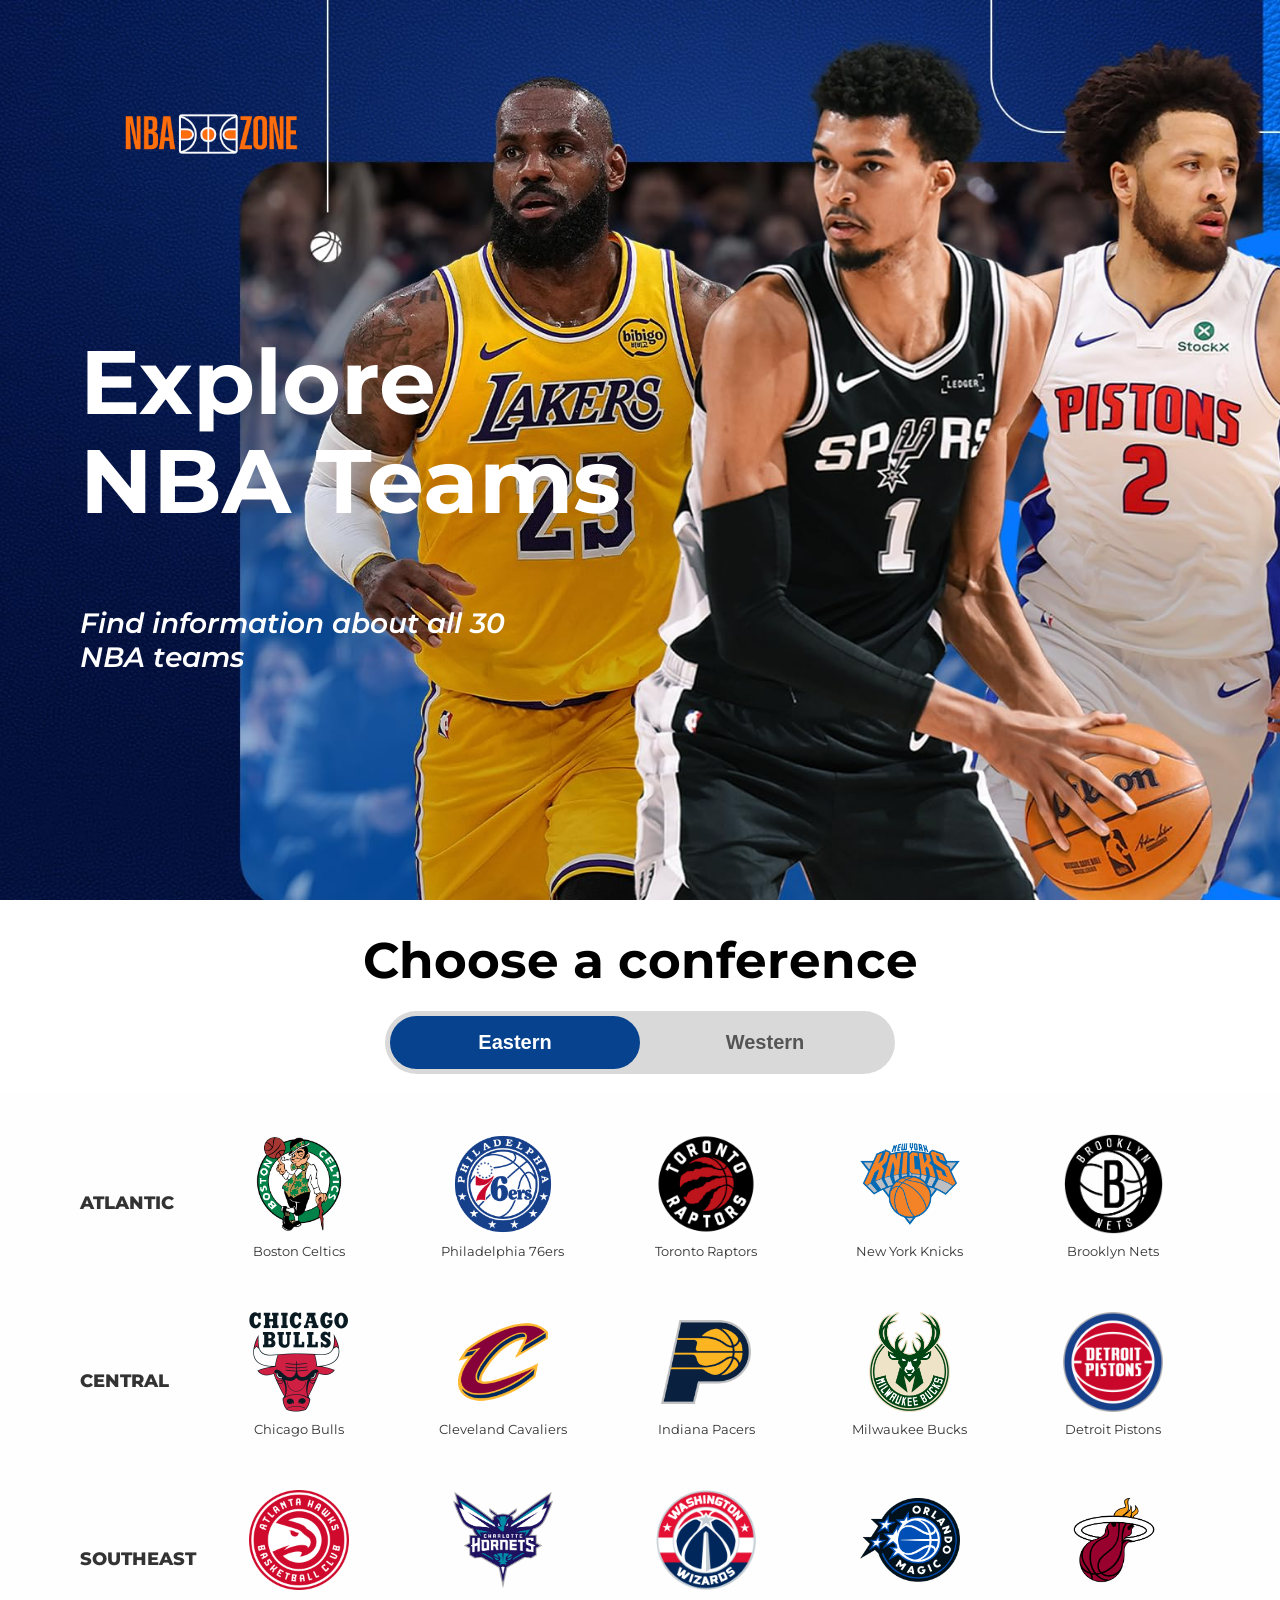
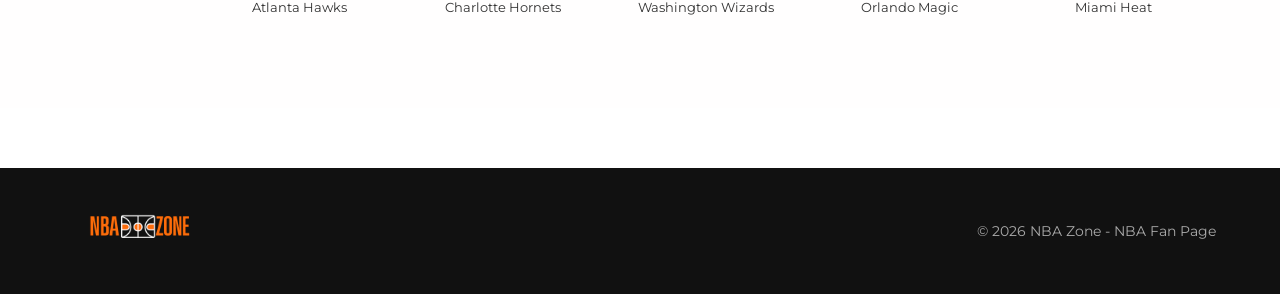
<file: NBA-Web-main/index.html>
﻿<!DOCTYPE html>
<html lang="cs">
<head>
    <meta charset="UTF-8">
    <title>NBA Zone</title>
    <link rel="stylesheet" href="style.css">
    <link rel="stylesheet" href="https://fonts.googleapis.com/css2?family=Montserrat:wght:@400;700display=swap" rel="stylesheet">
    <link rel="stylesheet" href="https://fonts.googleapis.com/css2?family=Montserrat:ital,wght@0,400;0,700;1,400;1,700&display=swap" rel="stylesheet">
        <link rel="icon" type="images/png" href="images/others/mini_logo.png">

</head>
<body>
    <section class="hero">
        <img src="images/others/NBA-Hero.jpeg" alt="NBA Players" class="hero-bg">

        <div class="overlay"></div>

        <div class="hero-content">
        <div class="box">
            <img src="images/others/logo.png" alt="NBA Zone logo" class="main-logo">
        </div>
            <h1>
            Explore <br>
            NBA Teams
            </h1>
            <p>Find information about all 30 <br> NBA teams</p>

        </div>
    </section>
<section class="conferences">
    <h2>Choose a conference</h2>
<div class="conference-switch">
    <div class="slider"></div>

    <button class="conf-btn east active">Eastern</button>
    <button class="conf-btn west">Western</button>
</div>
</section>

<section class="teams">

    <!-- EAST -->
    <div class="teams-content east-teams active">

        <!-- ATLANTIC -->
        <div class="division">
            <h3>ATLANTIC</h3>
            <div class="team-grid">
                <div class="team"><img src="images/teams/celtics/logo.png"><p>Boston Celtics</p></div>
                <div class="team"><img src="images/teams/sixers/logo.png"><p>Philadelphia 76ers</p></div>
                <div class="team"><img src="images/teams/raptors/logo.png"><p>Toronto Raptors</p></div>
                <div class="team"><img src="images/teams/knicks/logo.png"><p>New York Knicks</p></div>
                <div class="team"><img src="images/teams/nets/logo.png"><p>Brooklyn Nets</p></div>
            </div>
        </div>

        <!-- CENTRAL -->
        <div class="division">
            <h3>CENTRAL</h3>
            <div class="team-grid">
                <div class="team"><img src="images/teams/bulls/logo.png"><p >Chicago Bulls</p></div>
                <div class="team"><img src="images/teams/cavs/logo.png"><p>Cleveland Cavaliers</p></div>
                <div class="team"><img src="images/teams/pacers/logo.png"><p>Indiana Pacers</p></div>
                <div class="team"><img src="images/teams/bucks/logo.png"><p>Milwaukee Bucks</p></div>
                <div class="team"><img src="images/teams/pistons/logo.png"><p>Detroit Pistons</p></div>
            </div>
        </div>

        <!-- SOUTHEAST -->
        <div class="division">
            <h3>SOUTHEAST</h3>
            <div class="team-grid">
                 <div class="team"><img src="images/teams/hawks/logo.png"><p>Atlanta Hawks</p></div>
                <div class="team"><img src="images/teams/hornets/logo.png"><p>Charlotte Hornets</p></div>
                <div class="team"><img src="images/teams/wizards/logo.png"><p>Washington Wizards</p></div>
                <div class="team"><img src="images/teams/magic/logo.png"><p>Orlando Magic</p></div>
                <div class="team"><img src="images/teams/heat/logo.png"><p>Miami Heat</p></div>
            </div>
        </div>

    </div>


    <!-- WEST -->
    <div class="teams-content west-teams">

        <!-- NORTHWEST -->
        <div class="division">
            <h3>NORTHWEST</h3>
            <div class="team-grid">
                <div class="team"><img src="images/teams/nuggets/logo.png"><p>Denver Nuggets</p></div>
                <div class="team"><img src="images/teams/timberwolves/logo.png"><p>Minnesota Timberwolves</p></div>
                <div class="team"><img src="images/teams/thunder/logo.png"><p>Oklahoma City Thunder</p></div>
                <div class="team"><img src="images/teams/blazers/logo.png"><p>Portland Trail Blazers</p></div>
                <div class="team"><img src="images/teams/jazz/logo.png"><p>Utah Jazz</p></div>
            </div>
        </div>

        <!-- PACIFIC -->
        <div class="division">
            <h3>PACIFIC</h3>
            <div class="team-grid">
                <div class="team"><img src="images/teams/kings/logo.png"><p>Sacramento Kings</p></div>
                <div class="team"><img src="images/teams/clippers/logo.png"><p>LA Clippers</p></div>
                <div class="team"><img src="images/teams/warriors/logo.png"><p>Golden State Warriors</p></div>
                <div class="team"><img src="images/teams/suns/logo.png"><p>Phoenix Suns</p></div>
                <div class="team"><img src="images/teams/lakers/logo.png"><p>Los Angeles Lakers</p></div>
            </div>
        </div>

        <!-- SOUTHWEST -->
        <div class="division">
            <h3>SOUTHWEST</h3>
            <div class="team-grid">
                <div class="team"><img src="images/teams/mavs/logo.png"><p>Dallas Mavericks</p></div>
                <div class="team"><img src="images/teams/rockets/logo.png"><p>Houston Rockets</p></div>
                <div class="team"><img src="images/teams/grizzlies/logo.png"><p>Memphis Grizzlies</p></div>
                <div class="team"><img src="images/teams/pelicans/logo.png"><p>New Orleans Pelicans</p></div>
                <div class="team"><img src="images/teams/spurs/logo.png"><p>San Antonio Spurs</p></div>
            </div>
        </div>

    </div>

</section>
<footer class="footer">
    <div class="footer-content">

        <img src="images/others/logo.png" alt="NBA Zone Logo" class="footer-logo">

        <p class="footer-text">
            &copy; 2026 NBA Zone - NBA Fan Page
        </p>
    </div>
</footer>
<script src="script.js"></script>
</body>

</html>
</file>
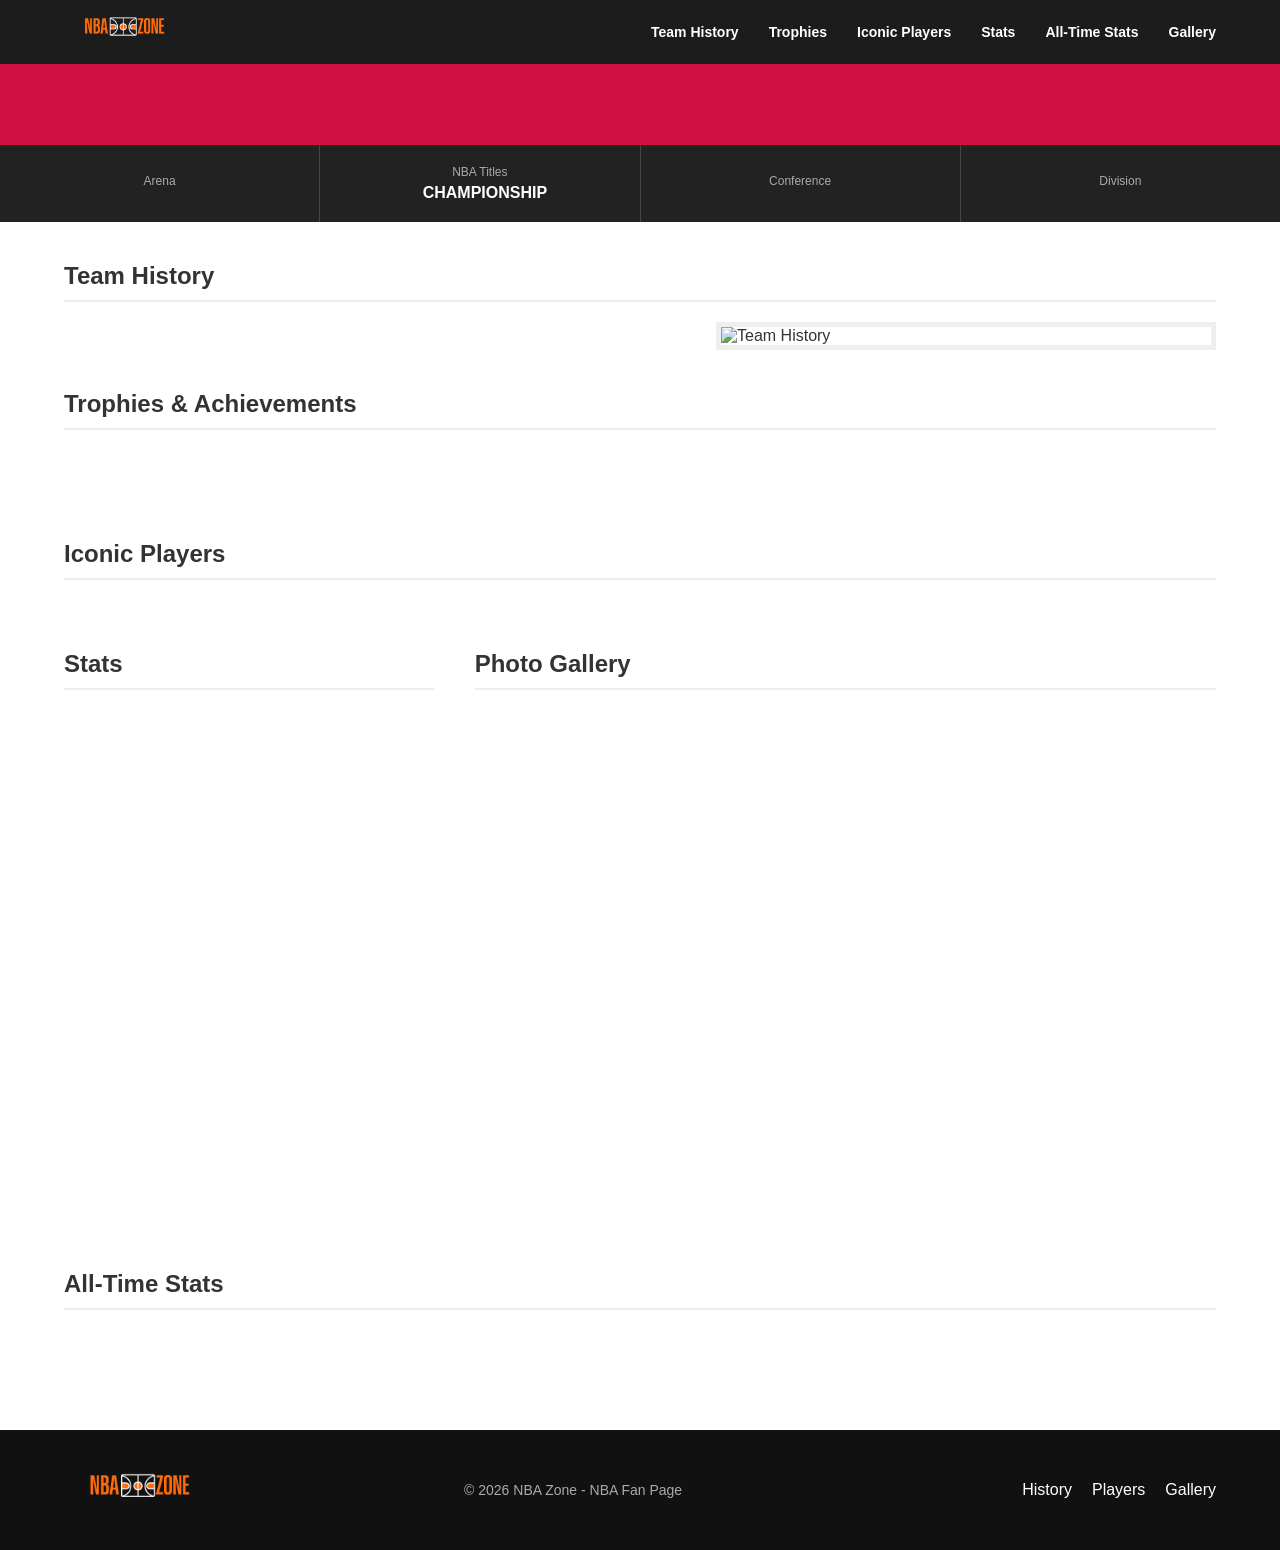
<file: NBA-Web-main/team.html>
﻿<!DOCTYPE html>
<html lang="cs">
<head>
    <meta charset="UTF-8">
    <meta name="viewport" content="width=device-width, initial-scale=1.0">
    <title>NBA Team</title>
    <script src="teams.js"></script>
    <link rel="stylesheet" href="team.css">
    <link rel="icon" type="images/png" href="images/others/mini_logo.png">
</head>

<body>
<div class="main-wrapper">
    <nav class="top-nav">
        <a href="index.html" class="logo-link">
            <img src="images/others/logo.png" alt="main-logo" class="nav-logo">
        </a>
        <div class="nav-links">
            <a href="#history">Team History</a>
            <a href="#trophies">Trophies</a>
            <a href="#players">Iconic Players</a>
            <a href="#stats">Stats</a>
            <a href="#all-time-stats">All-Time Stats</a>
            <a href="#gallery">Gallery</a>
        </div>
    </nav>

    <header class="hero">
        <img class="logo" alt="">
        <div class="hero-text">
            <h1 class="team-name"></h1>
            <p class="team-subtitle"></p>
        </div>
    </header>

    <div class="info-bar">
        <div class="info-item">
            <span class="label">Arena</span>
            <span class="value arena"></span>
        </div>
        <div class="info-item titles-item">
            <span class="label">NBA Titles</span>
            <div>
                <span class="number championships"></span>
                <span class="value">CHAMPIONSHIP</span>
            </div>
        </div>
        <div class="info-item">
            <span class="label">Conference</span>
            <span class="value conference"></span>
        </div>
        <div class="info-item">
            <span class="label">Division</span>
            <span class="value division"></span>
        </div>
    </div>

    <main class="container">
        <section id="history" class="history-section">
            <h2>Team History</h2>
            <div class="history-content">
                <p class="history-text"></p>
                <img class="history-image" alt="Team History">
            </div>
        </section>

        <section id="trophies" class="trophies-section">
            <h2>Trophies & Achievements</h2>
            <div class="trophies-content"></div>
        </section>

        <section id="players" class="players-section">
            <h2>Iconic Players</h2>
            <div class="players-grid"></div>
        </section>

        <div class="stats-gallery-layout">
            <section id="stats" class="stats-section">
                <h2>Stats</h2>
                <div class="stats-list"></div>
            </section>

            <section id="gallery" class="gallery-section">
                <h2>Photo Gallery</h2>
                <div class="gallery-grid"></div>
            </section>
        </div>

        <section id="all-time-stats" class="all-time-section">
            <h2>All-Time Stats</h2>
            <div class="all-time-table"></div>
        </section>
    </main>
</div>

<footer class="footer">
    <div class="footer-content">
        <img src="images/others/logo.png" alt="NBA Zone Logo" class="footer-logo">
        <p class="footer-text">&copy; 2026 NBA Zone - NBA Fan Page</p>

        <div class="footer-links">
            <a href="#history">History</a>
            <a href="#players">Players</a>
            <a href="#gallery">Gallery</a>
        </div>
    </div>
</footer>

<script src="team-page.js"></script>
</body>
</html>
</file>
<file: NBA-Web-main/style.css>
:root {
  --logo-color: #FF5500;
}

body {
    margin: 0;
    font-family: 'Montserrat', sans-serif;
}

/* HERO  */

.hero {
    position: relative;
    height: 100vh;
    overflow: hidden;
    color: white;
}

.hero-bg {
    position: absolute;
    top: 0;
    left: 0;
    width: 100%;
    height: 100%;
    object-fit: cover;
}

.hero-content {
    position: relative;
    z-index: 2;
    padding: 80px;
    max-width: 700px;
}

.box {
    color: var(--logo-color);
    display: flex;
    align-items: center;
    gap: 15px;
    
}

.box img {
    width: 60px;
}

.box .main-logo {
    width: 260px;
    max-width: 100%;
    transform: translateY(-25px);
}

.box h2 {
    font-size: 28px;
    font-weight: 800;
}


.hero h1 {
    font-size: 90px;
    line-height: 1.1;
    margin-top: 80px;
    font-weight: 700;
}


.hero p {
    margin: 30px 0;
    font-size: 28px;
    font-weight: 600;
    font-style: italic;
}

/* search */
.search-box {
    display: flex;
    align-items: center;
    background: rgba(255,255,255,0.15);
    padding: 12px 18px;
    border-radius: 25px;
    width: 260px;
    box-shadow: 0 10px 30px rgba(0,0,0,0.3);
}

.search-box input {
    border: none;
    background: transparent;
    outline: none;
    color: white;
    flex: 1;
}

.search-box img {
    max-width: 20px;
    filter: invert(1);
}

/*  CONFERENCE */

.conferences h2 {
    text-align: center;
    font-weight: 700;
    font-size: 50px;
    margin: 30px 0 15px;
}

/* SWITCH */
.conference-switch {
    position: relative;
    display: flex;
    background: #d9d9d9;
    border-radius: 50px;
    width: 500px;
    margin: 20px auto;
    padding: 5px;
}

/* posuvný slider */
.slider {
    position: absolute;
    top: 5px;
    left: 5px;
    width: calc(50% - 5px);
    height: calc(100% - 10px);
    background: #06428e;
    border-radius: 50px;
    transition: 0.4s ease;
    z-index: 1;
}

/* když klikneš western */
.conference-switch.west-active .slider {
    transform: translateX(100%);
    background: #ce1141;
}

/* tlačítka */
.conf-btn {
    flex: 1;
    border: none;
    background: transparent;
    font-size: 20px;
    font-weight: 700;
    cursor: pointer;
    padding: 15px 0;
    border-radius: 50px;
    z-index: 2;
    color: #555;
    transition: 0.3s;
}

/* aktivní text */
.conf-btn.active {
    color: white;
}


/* TEAMS */

.teams {
    padding: 40px 80px;
    background: #fffefe;
}

/* přepínání EAST / WEST */
.teams-content {
    display: none;
    opacity: 0;
    transform: translateY(10px);
    transition: 0.3s;
}

.teams-content.active {
    display: block;
    opacity: 1;
    transform: translateY(0);
}

/* každá divize */
.division {
    display: flex;
    align-items: center;
    margin-bottom: 40px;
}

/* název divize */
.division h3 {
    width: 150px;
    font-size: 18px;
    font-weight: 800;
    color: #333;
}

/* grid týmů */
.team-grid {
    display: grid;
    grid-template-columns: repeat(5, 1fr);
    gap: 30px;
    width: 100%;
}

/* jeden tým */
.team {
    text-align: center;
    cursor: pointer;
    transition: 0.3s;
}

/* logo */
.team img {
    width: 100px;
    height: 100px;
    object-fit: contain;
}

/* název */
.team p {
    margin-top: 5px;
    font-size: 13px;
    color: #333;
}

/* hover efekt */
.team:hover {
    transform: translateY(-5px);
}

 /*  FOOTER  */

        .footer {
            background-color: #111;
            color: white;

            padding: 40px 5%;
            margin-top: 60px;
        }

        .footer-content {
            display: flex;
            justify-content: space-between;
            align-items: center;
            gap: 30px;
            flex-wrap: wrap;
        }

        .footer-logo {
            height: 40px;
            width: auto;
                transform: scale(2.5);
                transform-origin: left center;
        }

        .footer-text {
            color: #aaa;
            font-size: 14px;
             text-align: center;
        }

      

      




@media (max-width: 768px) {

    /* HERO */
    .hero {
        height: auto;
        padding-bottom: 30px;
    }

    .hero-content {
        padding: 20px;
        max-width: 100%;
    }

    /* NADPIS */
    .hero h1 {
        font-size: 42px;
        line-height: 1.1;
        margin-top: 40px;
    }

    /* TEXT */
    .hero p {
        font-size: 18px;
        margin: 20px 0;
    }

    /* SEARCH BAR */
    .search-box {
        width: 80%;
        height: 55px;
        border-radius: 40px;
        padding: 0 20px;
        backdrop-filter: blur(10px);
        background: rgba(255,255,255,0.2);
    }

    .search-box input {
        font-size: 18px;
    }

    .search-box img {
        width: 22px;
    }

    /* OBRÁZEK */
    .hero-bg {
        position: absolute;
        top: 0;
        left: 0;
        width: 100%;
        height: 100%;
        opacity: 0.9;
    }

    /* LOGO */
    .box {
        gap: 10px;
    }

    .box img {
        width: 40px;
    }

    .box .main-logo {
        width: 170px;
        transform: translateY(-10px);
    }

    .box h2 {
        font-size: 20px;
    }

    /* CONFERENCE SWITCH */
    .conference-switch {
        width: 90%;
    }

    .conf-btn {
        font-size: 16px;
        padding: 12px 0;
    }

    /* NADPIS sekce */
    .conferences h2 {
        font-size: 26px;
    }
    .teams {
        padding: 20px;
    }

    .division {
        flex-direction: column;
        align-items: flex-start;
    }

    .division h3 {
        margin-bottom: 15px;
    }

    .team-grid {
        grid-template-columns: repeat(3, 1fr);
        gap: 20px;
    }

    .team img {
        width: 50px;
    }

    .team p {
        font-size: 12px;
    }
    
}
</file>
<file: NBA-Web-main/team.css>
﻿* {
            margin: 0;
            padding: 0;
            box-sizing: border-box;
            font-family: 'Segoe UI', Tahoma, Geneva, Verdana, sans-serif;
        }
        :root {
            --main-color: #ce1141;
        }
        html {
        scroll-behavior: smooth;
        }

        body {
            background-color: #fff; 
            color: #333;
            padding-top: 60px;

        }

        .main-wrapper {
            width: 100%; 
            background-color: #fff;
            /*background-image: url('images/others/bg2.jpg');
            background-size:90% ;
            background-position: center;
            background-repeat: no-repeat;*/
        }

        /* --- Horní­ navigace --- */
        .top-nav {
            background-color: #1c1c1c;
            padding: 10px 5%;
            display: flex;
            align-items: center; 
            justify-content: space-between; 
            position:fixed;
            width:100%;
            top:0;
            left: 0%;
            z-index: 1000; 
            transition: transform 0.3s ease;
        }

        /* schovanÃ½ navbar */
        .top-nav.hide {
            transform: translateY(-100%);
        }

        .nav-logo {
            height: 40px; 
            width: auto;
            transform: scale(2); 
            transform-origin: left center; 
        }

        .nav-links {
            display: flex;
            gap: 30px;
        }

        .nav-links a {
            color: #fff;
            text-decoration: none;
            font-size: 14px;
            font-weight: 600;
            text-transform: capitalize;
            transition: color 0.2s ease; 
        }

        .nav-links a:hover {
            color: var(--main-color);
        }

        /* --- Hero Sekce (Hlavička) --- */
        .hero {
            background-color: var(--main-color);
            
            color: #fff;
            display: flex;
            align-items: center;
            justify-content: center;
            padding: 40px 20px;
            gap: 40px;
        }

        .hero img {
            width: 180px;
            height: auto;
        }

        .hero-text h1 {
            font-size: 64px;
            font-family: 'Impact', sans-serif;
            letter-spacing: 2px;
            margin-bottom: 5px;
            text-transform: uppercase;
        }

        .hero-text p {
            font-size: 16px;
            font-weight: 500;
            letter-spacing: 1px;
        }

        /* --- Informační pruh --- */
        .info-item div {
            display: flex;
            align-items: center;
            justify-content: center;
            gap: 8px;
}

        .info-bar {
            display: flex;
            background-color: #222;
            color: #fff;
        }

        .info-item {
            flex: 1;
            padding: 20px;
            text-align: center;
            display: flex;
            flex-direction: column;
            justify-content: center;
            border-right: 1px solid #444;
        }
        .info-item:last-child {
            border-right: none;
        }

        .info-item.highlight {
            text-align: center;
            flex-direction: column;
            align-items: center;
            justify-content: center; 
            gap: 15px;
        }

       .info-item .number {
            font-size: 40px;
            color: #ffd700;
            font-weight: bold;
            line-height: 1;
        }
        .info-item .label {
            font-size: 12px;
            color: #aaa;
            margin-bottom: 5px;
        }

        .info-item .value {
            font-size: 16px;
            font-weight: bold;
            text-transform: uppercase;
        }
        



        .titles-item {
            display: flex;
            flex-direction: column;
            justify-content: center;
            align-items: center;
        }

        .titles-item div {
            display: flex;
            align-items: center;
            gap: 10px;
        }

        .titles-item .number {
            font-size: 30px;
            color: #ffd700;
            font-weight: bold;
            line-height: 1;
        }

        .container {
            padding: 40px 5%; 
        }

        h2 {
            font-size: 24px;
            margin-bottom: 20px;
            border-bottom: 2px solid #eee;
            padding-bottom: 10px;
        }

        /* --- Historie týmů --- */
        .history-content {
            display: flex;
            gap: 40px;
            margin-bottom: 40px;
            
        }

        .history-content p {
            flex: 1;
            line-height: 1.6;
            font-size: 20px;
            color: #555;
        }

        .history-content img {
            flex: 1;
            max-width: 500px; 
            height: auto;
            border: 5px solid #eee;
        }

        /* --- Trofeje --- */
        .trophies-content {
            display: flex;
            flex-direction: column;
            align-items: center;
            justify-content: center;
            gap: 25px;
            margin-bottom: 50px;
            padding: 20px;
        }

        .trophy-summary {
            display: flex;
            align-items: center;
            justify-content: center;
            gap: 15px;
            text-align: center;
        }

        .trophy-summary .number {
            font-size: 80px;
            color: var(--main-color);
            font-weight: bold;
            line-height: 1;
        }

        .trophy-summary strong {
            font-size: 24px;
            display: block;
        }

        .trophy-grid {
            display: flex;
            justify-content: center;
            flex-wrap: wrap;
            gap: 14px 12px;
            max-width: 1000px;
        }

        .trophy-item {
            width: 58px;
            text-align: center;
        }

        .trophy-item img {
            width: 52px;
            display: block;
            margin: 0 auto;
            transition: transform 0.3s ease;
        }

        .trophy-item img:hover {
            transform: scale(1.05);
        }

        .trophy-item span {
            display: block;
            margin-top: 6px;
            font-size: 13px;
            color: #555;
            font-weight: bold;
        }

        /* --- Ikončtí hráči --- */
        .players-grid {
            display: flex;
            justify-content: space-between;
            gap: 20px;
            margin-bottom: 50px;
            
        }

        .player-card {
            flex: 1;
            display: flex;
            flex-direction: column;
            align-items: center;
        }

        .player-card img {
            width: 180px;
            height: 180px;
            border-radius: 50%;
            object-fit: cover;
            object-position: top;
            border: 5px solid #fff;
            box-shadow: 0 4px 10px rgba(0,0,0,0.1);
            z-index: 2;
            margin-bottom: -30px;
            
            
        }

        .player-info {
            background-color: var(--main-color);
            color: #fff;
            width: 100%;
            text-align: center;
            padding: 40px 10px 15px;
            z-index: 1;
        }

        .player-info h3 {
            font-size: 18px;
            margin-bottom: 5px;
        }

        .player-info p {
            font-size: 14px;
            color: #ffcccc;
        }

        /* --- Rozložení Statistiky & Galerie --- */
        .stats-gallery-layout {
            display: flex;
            gap: 40px;
            margin-bottom: 50px;
        }

        .stats-section {
            flex: 1;
            max-width: 400px; 
        }

        .gallery-section {
            flex: 2;
        }

        /* -- Karta statistik hráče -- */
        .stat-card {
            display: flex;
            margin-bottom: 15px;
            color: #fff;
            padding: 15px;

            transition: transform 0.3s ease;
        }
        .stat-card:hover {
            /*transform: translateY(-5px);
            box-shadow: 0 10px 20px rgba(0,0,0,0.2);*/
            transform: scale(1.05);
        }

        .stat-card.bg-black { background-color: #1c1c1c; }
        .stat-card.bg-red { background-color: var(--main-color); }
        .stat-card.bg-darkbrown { background-color: #1c1c1c; }

        .stat-card .rank {
            font-size: 48px;
            font-weight: bold;
            margin-right: 20px;
            display: flex;
            align-items: center;
        }

        .stat-card.bg-black .rank { color: #d4af37; }
        .stat-card.bg-red .rank { color: #ccc; }
        .stat-card.bg-darkbrown .rank { color: #cd7f32; }

        .stat-card .details h4 {
            color: #d4af37;
            font-size: 18px;
            margin-bottom: 5px;
        }
        
        .stat-card.bg-red .details h4 { color: #ccc; }
        .stat-card.bg-darkbrown .details h4 { color: #cd7f32; }

        .stat-card .details p {
            font-size: 13px;
            line-height: 1.4;
            color: #eee;
        }


        /* -- Galerie -- */
        .gallery-grid {
            display: grid;
            grid-template-columns: 1fr 1fr;
            grid-template-rows: 250px 250px; 
            gap: 10px;
        }

        .gallery-grid img {
            width: 100%;
            height: 100%;
            object-fit: cover;
        }

        /* --- All-Time Stats --- */
        .all-time-table {
            display: flex;
            flex-direction: column;
            gap: 2px;
            
        }

        .all-time-row {
            display: flex;
            font-size: 15px;
             transition: transform 0.3s ease;
        }

        .all-time-row:hover {
            transform: scale(1.02);
        }

        .all-time-row .col-name {
            width: 30%;
            padding: 15px 20px;
            background-color: #f9f9f9;
            border: 1px solid #eee;
            color: #555;
            font-weight: 500;
        }

        .all-time-row .col-value {
            width: 20%;
            padding: 15px 20px;
            background-color: var(--main-color);
            color: #fff;
            font-weight: bold;
            border-bottom: 1px solid var(--main-color);
        }

        .all-time-row .col-player {
            width: 50%;
            padding: 15px 20px;
            background-color: var(--main-color);
            color: #fff;
            border-bottom: 1px solid var(--main-color);
        }





        .lightbox {
            position: fixed;
            inset: 0;

            background: rgba(0,0,0,0.9);

            display: none;

            justify-content: center;
            align-items: center;

            z-index: 5000;
        }

        .lightbox.active {
            display: flex;
        }

        .lightbox-img {
            max-width: 85%;
            max-height: 85%;

            border: 4px solid white;
        }

        .close {
            position: absolute;
            top: 20px;
            right: 35px;

            color: white;
            font-size: 50px;

            cursor: pointer;
        }

        .prev,
        .next {
            position: absolute;
            top: 50%;
            transform: translateY(-50%);

            background: none;
            border: none;

            color: white;
            font-size: 60px;

            cursor: pointer;
            padding: 20px;
        }

        .prev {
            left: 30px;
        }

        .next {
            right: 30px;
        }


        /*  -- FOOTER -- */

        .footer {
            background-color: #111;
            color: white;

            padding: 40px 5%;
            margin-top: 60px;
        }

        .footer-content {
            display: flex;
            justify-content: space-between;
            align-items: center;
            gap: 30px;

            flex-wrap: wrap;
        }

        .footer-logo {
            height: 40px;
            width: auto;
                transform: scale(2.5);
                transform-origin: left center;
        }

        .footer-text {
            color: #aaa;
            font-size: 14px;
        }

        .footer-links {
            display: flex;
            gap: 20px;
        }

        .footer-links a {
            color: white;
            text-decoration: none;

            transition: color 0.2s ease;
        }

        .footer-links a:hover {
            color: var(--main-color);
        }



       



@media (max-width: 1100px) {

    .hero-text h1 {
        font-size: 48px;
    }

    .players-grid {
        flex-wrap: wrap;
    }

    .player-card {
        min-width: 220px;
    }

    .stats-gallery-layout {
        flex-direction: column;
    }

    .stats-section {
        max-width: 100%;
    }

    .gallery-grid {
        grid-template-rows: 220px 220px;
    }
}


/* --- MOBILE --- */

@media (max-width: 768px) {

    body {
        padding-top: 80px;
    }

    /* NAVBAR */

    .top-nav {
        flex-direction: column;
        gap: 20px;
        padding: 15px;
    }

    .nav-logo {
        transform: scale(1.5);
    }

    .nav-links {
        flex-wrap: wrap;
        justify-content: center;
        gap: 15px;
    }

    .nav-links a {
        font-size: 13px;
    }

    /* HERO */

    .hero {
        flex-direction: column;
        text-align: center;
        padding: 50px 20px;
    }

    .hero img {
        width: 140px;
    }

    .hero-text h1 {
        font-size: 42px;
        line-height: 1;
    }

    .hero-text p {
        font-size: 14px;
    }

    /* INFO BAR */

    .info-bar {
        flex-direction: column;
    }

    .info-item {
        border-right: none;
        border-bottom: 1px solid #444;
    }

    .info-item:last-child {
        border-bottom: none;
    }

    /* HISTORY */

    .history-content {
        flex-direction: column;
    }

    .history-content img {
        max-width: 100%;
    }

    .history-content p {
        font-size: 17px;
    }

    /* TROPHIES */

    .trophies-content {
        flex-direction: column;
        text-align: center;
    }

    .trophy-summary {
        flex-direction: column;
        gap: 8px;
    }

    .trophy-summary .number {
        font-size: 60px;
    }

    .trophy-summary strong {
        font-size: 22px;
    }

    .trophy-grid {
        gap: 12px 8px;
    }

    .trophy-item {
        width: 48px;
    }

    .trophy-item img {
        width: 42px;
    }

    .trophy-item span {
        font-size: 11px;
    }

    /* PLAYERS */

    .players-grid {
        flex-direction: column;
    }

    .player-card {
        width: 100%;
    }

    .player-card img {
        width: 160px;
        height: 160px;
    }

    /* STATS */

    .stats-gallery-layout {
        flex-direction: column;
    }

    .stat-card {
        padding: 12px;
    }

    .stat-card .rank {
        font-size: 36px;
    }

    /* GALLERY */

    .gallery-grid {
        grid-template-columns: 1fr;
        grid-template-rows: repeat(4, 220px);
    }

    /* ALL TIME STATS */

    .all-time-row {
        flex-direction: column;
    }

    .all-time-row .col-name,
    .all-time-row .col-value,
    .all-time-row .col-player {
        width: 100%;
    }

    /* LIGHTBOX */

    .lightbox-img {
        max-width: 95%;
        max-height: 75%;
    }

    .prev,
    .next {
        font-size: 40px;
        padding: 10px;
    }

    .close {
        font-size: 40px;
    }
}
</file>
